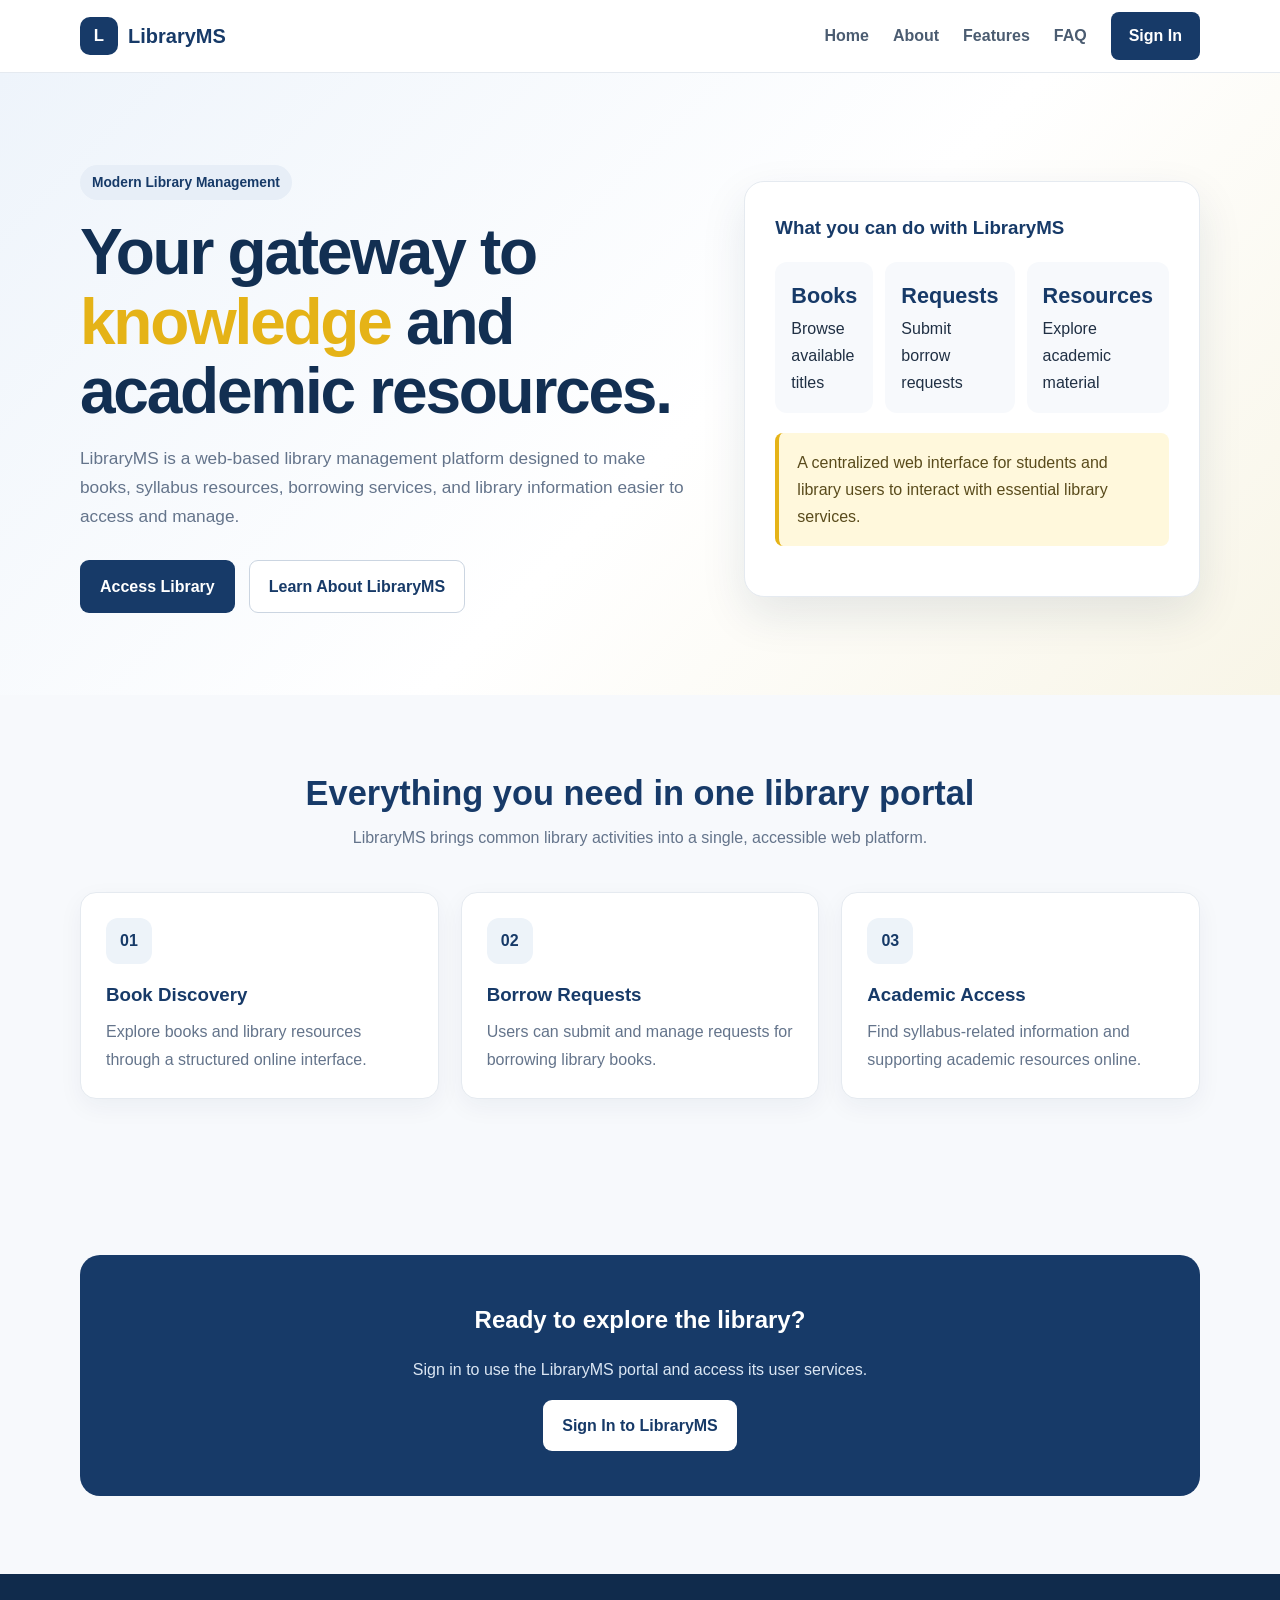
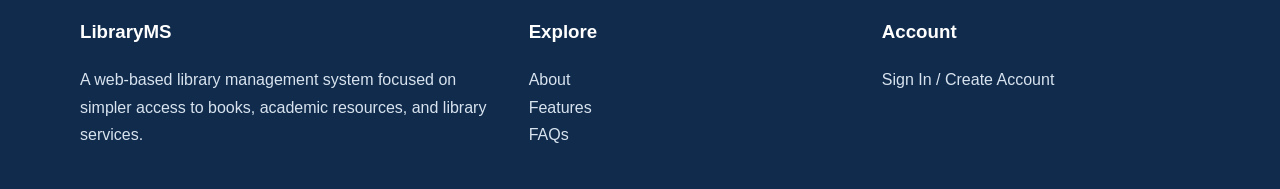
<file: index.html>
<!doctype html>
<html lang="en">
    <head>
        <meta charset="UTF-8" />
        <meta name="viewport" content="width=device-width, initial-scale=1.0" />
        <meta name="description" content="LibraryMS is a web-based library management system for any institutions, schools and colleges to manage their library operations." />
        <meta name="keywords" content="Library Management System, library, Library System, Books Management, library website, online library, book management, borrow books, academic resources, LibraryMS" />
        <link rel="canonical" href="Sign_up.php"/>
        <link rel="stylesheet" href="Assets/CSS/public.css" />
        <title>LibraryMS | Library Management System</title>
    </head>

    <body>
        <!-- Navigation -->
        <nav class="nav">
            <div class="container nav-inner">
                <a class="brand" href="index.html"><span class="brand-mark">L</span>LibraryMS</a>
                <div class="nav-links">
                    <a href="index.html">Home</a>
                    <a href="about.html">About</a>
                    <a href="features.html">Features</a>
                    <a href="faq.html">FAQ</a>
                    <a class="nav-cta" href="Sign_up.php">Sign In</a>
                </div>
            </div>
        </nav>
        
        <!-- Main Content -->
        <main>
            <section class="hero">
                <div class="container hero-grid">
                    <div>
                        <span class="eyebrow">Modern Library Management</span>
                        <h1>
                            Your gateway to <span>knowledge</span> and academic resources.
                        </h1>
                        
                        <p>
                            LibraryMS is a web-based library management platform designed to
                            make books, syllabus resources, borrowing services, and library
                            information easier to access and manage.
                        </p>

                        <div class="actions">
                            <a class="btn btn-primary" href="Sign_up.php">Access Library</a>
                            <a class="btn btn-secondary" href="about.html">Learn About LibraryMS</a>
                        </div>
                    </div>

                    <div class="hero-card">
                        <h3>What you can do with LibraryMS</h3>
                        
                        <div class="stat-grid">
                            <div class="stat">
                                <strong>Books</strong><span>Browse available titles</span>
                            </div>
                            
                            <div class="stat">
                                <strong>Requests</strong><span>Submit borrow requests</span>
                            </div>
                            
                            <div class="stat">
                                <strong>Resources</strong><span>Explore academic material</span>
                            </div>
                        </div>

                        <div class="notice">
                            A centralized web interface for students and library users to interact with essential library services.
                        </div>
                    </div>
                </div>
            </section>

            <section>
                <div class="container">
                    <div class="section-head">
                        <h2>Everything you need in one library portal</h2>
                        
                        <p>
                            LibraryMS brings common library activities into a single, accessible web platform.
                        </p>
                    </div>

                    <div class="cards">
                        <article class="card">
                            <div class="icon">01</div>
                            <h3>Book Discovery</h3>
                            <p> Explore books and library resources through a structured online interface. </p>
                        </article>

                        <article class="card">
                            <div class="icon">02</div>
                            <h3>Borrow Requests</h3>
                            <p> Users can submit and manage requests for borrowing library books. </p>
                        </article>

                        <article class="card">
                            <div class="icon">03</div>
                            <h3>Academic Access</h3>
                            <p> Find syllabus-related information and supporting academic resources online. </p>
                        </article>
                    </div>
                </div>
            </section>

            <section>
                <div class="container">
                    <div class="cta">
                        <h2>Ready to explore the library?</h2>
                        <p> Sign in to use the LibraryMS portal and access its user services. </p>
                        <a class="btn btn-secondary" href="Sign_up.php">Sign In to LibraryMS</a>
                    </div>
                </div>
            </section>
        </main>

        <!-- Footer -->
        <footer class="footer">
            <div class="container">
                <div class="footer-grid">
                    <div>
                        <h3>LibraryMS</h3>
                        <p>
                            A web-based library management system focused on simpler access to books, academic resources, and library services.
                        </p>
                    </div>

                    <div>
                        <h3>Explore</h3>
                        <p>
                            <a href="about.html">About</a><br/>
                            <a href="features.html">Features</a><br/>
                            <a href="faq.html">FAQs</a>
                        </p>
                    </div>
                    
                    <div>
                        <h3>Account</h3>
                        <p><a href="Sign_up.php">Sign In / Create Account</a></p>
                    </div>
                </div>
            </div>
        </footer>
    </body>
</html>
</file>
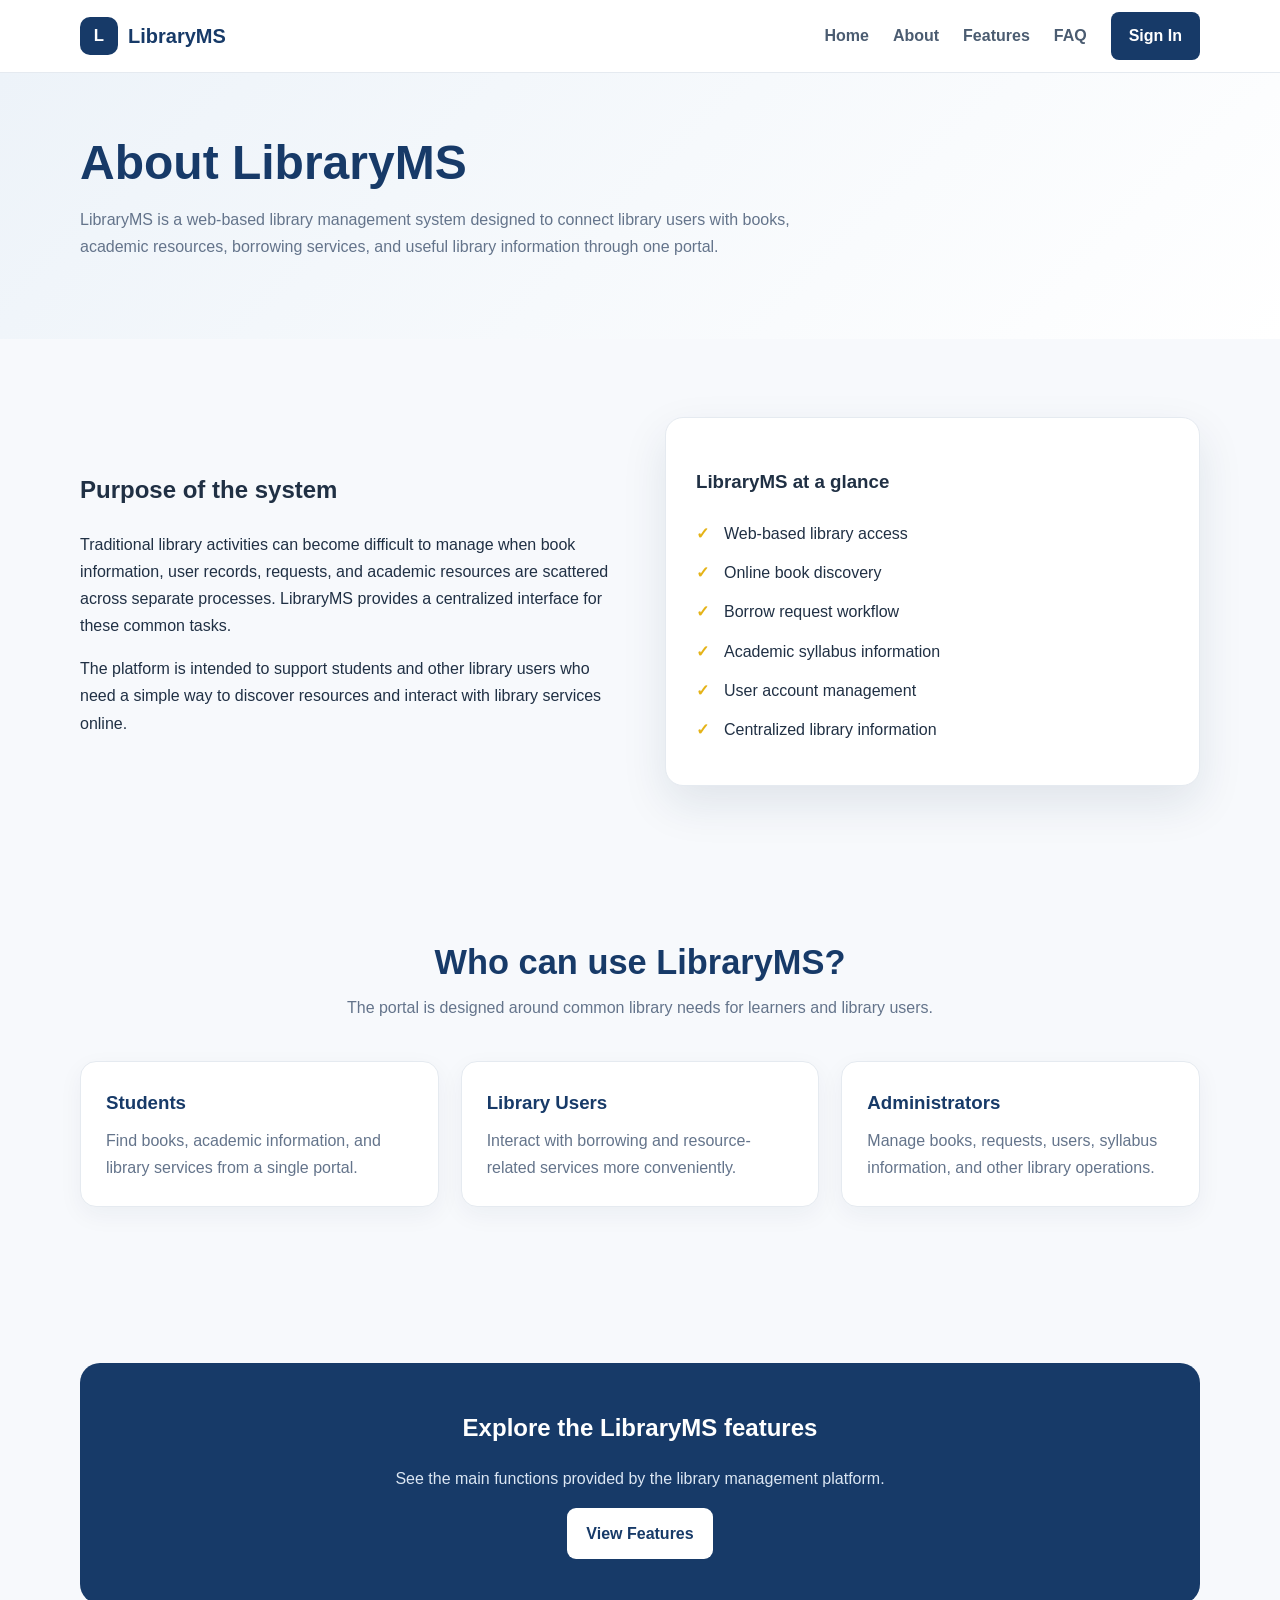
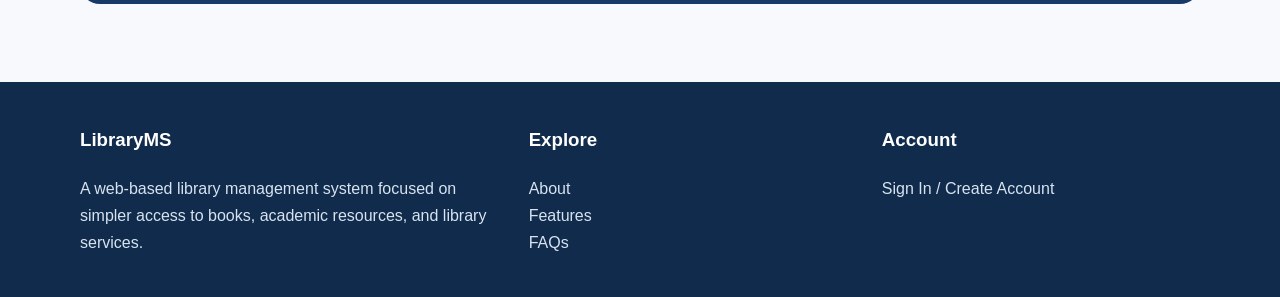
<file: about.html>
<!doctype html>
<html lang="en">

<head>
    <meta charset="UTF-8" />
    <meta name="viewport" content="width=device-width,initial-scale=1.0" />
    <title>About LibraryMS | Library Management System</title>
    <meta name="description"
        content="Learn about LibraryMS, a web-based library management system built to organize books, academic resources, borrowing requests, and digital library services." />
    <link rel="canonical" href="Sign_up.php" />
    <link rel="stylesheet" href="Assets/CSS/public.css" />
</head>

<body>
    <nav class="nav">
        <div class="container nav-inner">
            <a class="brand" href="index.html"><span class="brand-mark">L</span>LibraryMS</a>

            <div class="nav-links">
                <a href="index.html">Home</a>
                <a href="about.html">About</a>
                <a href="features.html">Features</a>
                <a href="faq.html">FAQ</a>
                <a class="nav-cta" href="Sign_up.php">Sign In</a>
            </div>
        </div>
    </nav>

    <header class="page-hero">
        <div class="container">
            <h1>About LibraryMS</h1>
            <p>
                LibraryMS is a web-based library management system designed to connect
                library users with books, academic resources, borrowing services, and
                useful library information through one portal.
            </p>
        </div>
    </header>

    <main>
        <section>
            <div class="container split">
                <div>
                    <h2>Purpose of the system</h2>
                    <p>
                        Traditional library activities can become difficult to manage when
                        book information, user records, requests, and academic resources
                        are scattered across separate processes. LibraryMS provides a
                        centralized interface for these common tasks.
                    </p>

                    <p>
                        The platform is intended to support students and other library
                        users who need a simple way to discover resources and interact
                        with library services online.
                    </p>
                </div>

                <div class="panel">
                    <h3>LibraryMS at a glance</h3>
                    <ul class="checklist">
                        <li>Web-based library access</li>
                        <li>Online book discovery</li>
                        <li>Borrow request workflow</li>
                        <li>Academic syllabus information</li>
                        <li>User account management</li>
                        <li>Centralized library information</li>
                    </ul>
                </div>
            </div>
        </section>

        <section>
            <div class="container">
                <div class="section-head">
                    <h2>Who can use LibraryMS?</h2>
                    <p> The portal is designed around common library needs for learners and library users. </p>
                </div>

                <div class="cards">
                    <article class="card">
                        <h3>Students</h3>
                        <p> Find books, academic information, and library services from a single portal. </p>
                    </article>

                    <article class="card">
                        <h3>Library Users</h3>
                        <p> Interact with borrowing and resource-related services more conveniently. </p>
                    </article>

                    <article class="card">
                        <h3>Administrators</h3>
                        <p> Manage books, requests, users, syllabus information, and other library operations. </p>
                    </article>
                </div>
            </div>
        </section>

        <section>
            <div class="container">
                <div class="cta">
                    <h2>Explore the LibraryMS features</h2>
                    <p> See the main functions provided by the library management platform. </p>
                    <a class="btn btn-secondary" href="features.html">View Features</a>
                </div>
            </div>
        </section>
    </main>

    <footer class="footer">
        <div class="container">
            <div class="footer-grid">
                <div>
                    <h3>LibraryMS</h3>
                    <p> A web-based library management system focused on simpler access to books, academic resources, and library services. </p>
                </div>
                <div>
                    <h3>Explore</h3>
                    <p>
                        <a href="about.html">About</a><br />
                        <a href="features.html">Features</a><br />
                        <a href="faq.html">FAQs</a>
                    </p>
                </div>
                
                <div>
                    <h3>Account</h3>
                    <p><a href="Sign_up.php">Sign In / Create Account</a></p>
                </div>
            </div>
        </div>
    </footer>
</body>

</html>
</file>
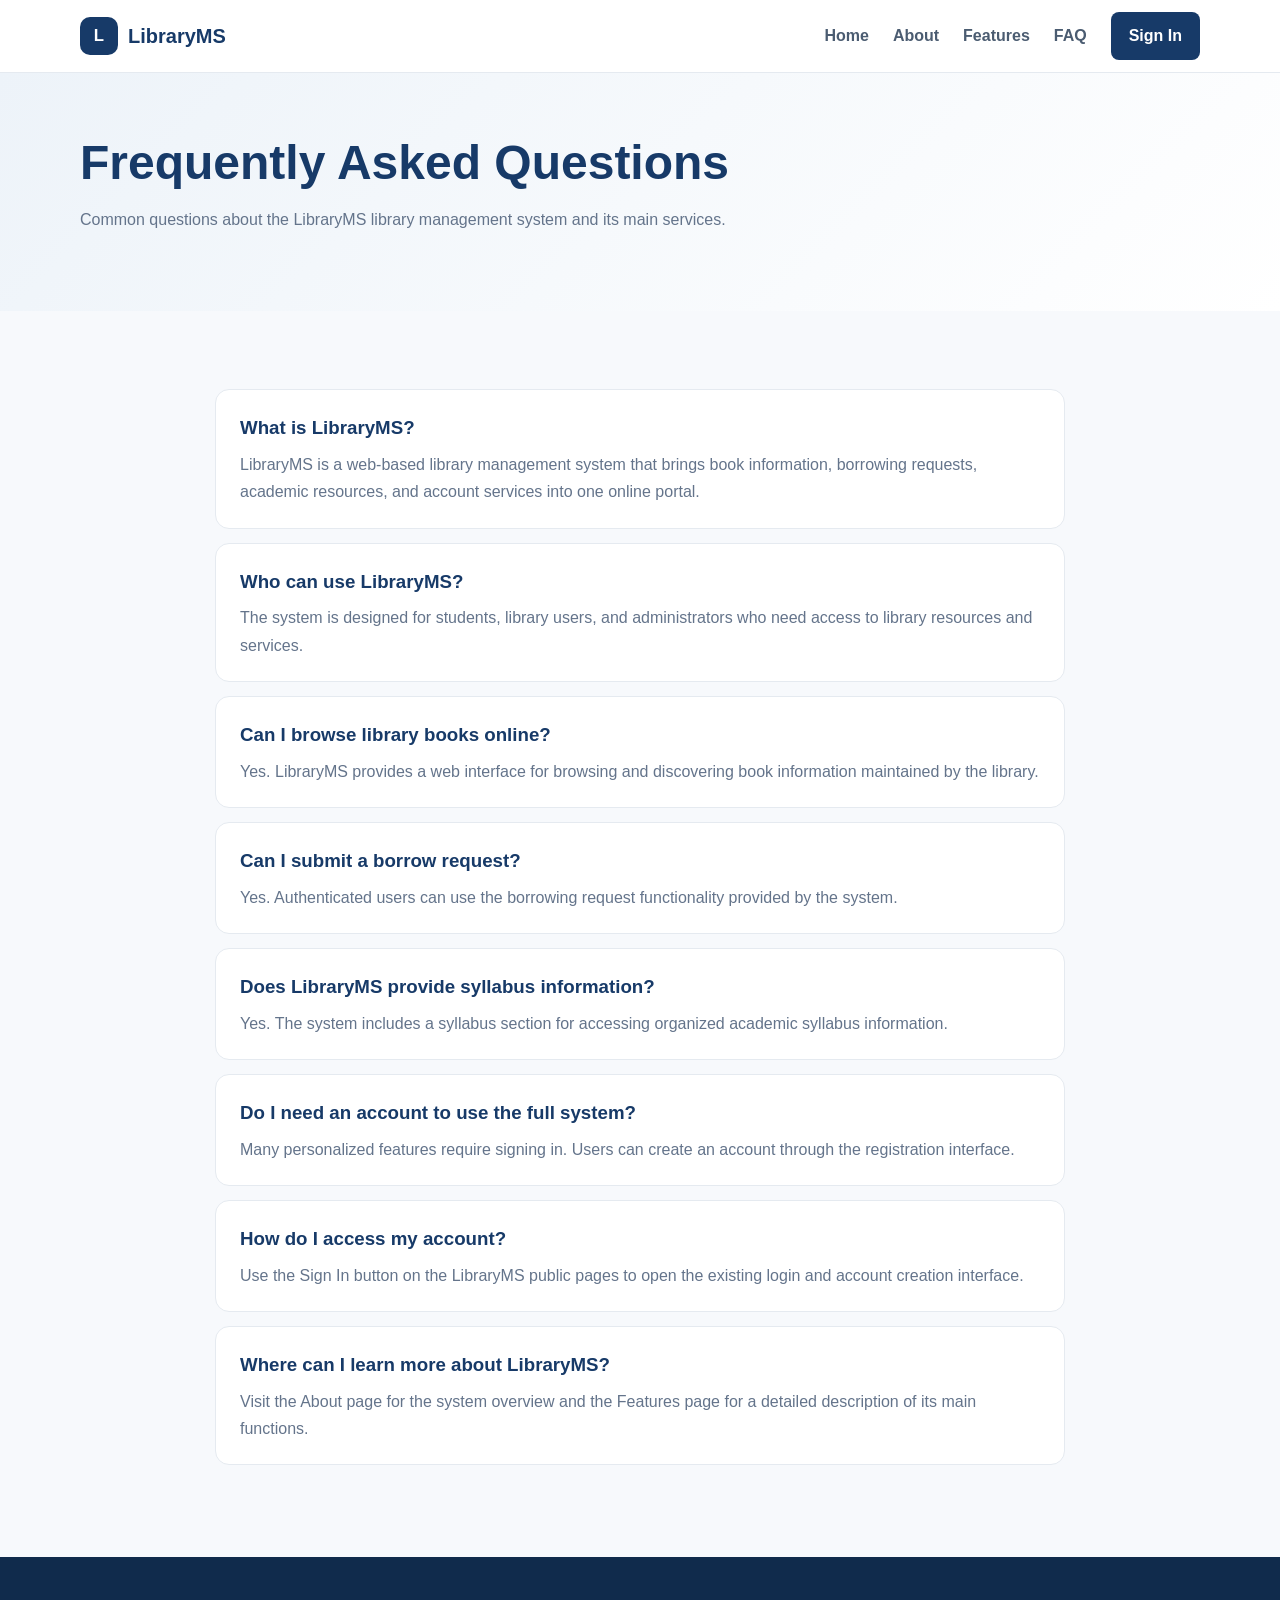
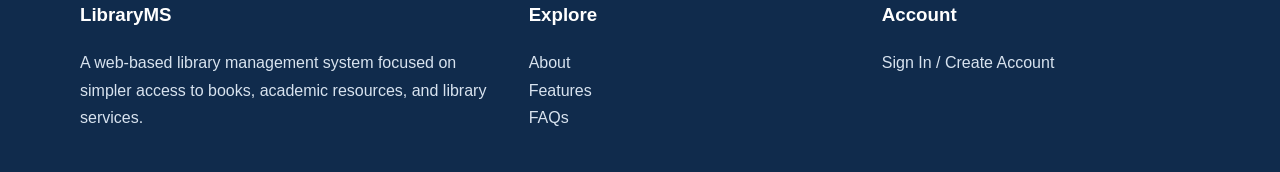
<file: faq.html>
<!doctype html>
<html lang="en">

<head>
    <meta charset="UTF-8" />
    <meta name="viewport" content="width=device-width,initial-scale=1.0" />
    <title>LibraryMS FAQ | Library Management System Questions</title>
    <meta name="description"
        content="Answers to common questions about LibraryMS, including what it is, who can use it, book browsing, borrowing requests, syllabus access, and account creation." />
    <meta name="keywords"
        content="LibraryMS FAQ, library management system FAQ, online library questions, borrow books online" />
    <link rel="canonical" href="faq.php" />
    <link rel="stylesheet" href="Assets/CSS/public.css" />
</head>

<body>
    <nav class="nav">
        <div class="container nav-inner">
            <a class="brand" href="Sign_up.php"><span class="brand-mark">L</span>LibraryMS</a>
            
            <div class="nav-links">
                <a href="index.html">Home</a>
                <a href="about.html">About</a>
                <a href="features.html">Features</a>
                <a href="faq.html">FAQ</a>
                <a class="nav-cta" href="Sign_up.php">Sign In</a>
            </div>
        </div>
    </nav>
    
    <header class="page-hero">
        <div class="container">
            <h1>Frequently Asked Questions</h1>
            <p> Common questions about the LibraryMS library management system and its main services. </p>
        </div>
    </header>

    <main>
        <section>
            <div class="container faq">
                
                <div class="faq-item">
                    <h3>What is LibraryMS?</h3>
                    <p>
                        LibraryMS is a web-based library management system that brings
                        book information, borrowing requests, academic resources, and
                        account services into one online portal.
                    </p>
                </div>
                
                <div class="faq-item">
                    <h3>Who can use LibraryMS?</h3>
                    <p>
                        The system is designed for students, library users, and
                        administrators who need access to library resources and services.
                    </p>
                </div>
                
                <div class="faq-item">
                    <h3>Can I browse library books online?</h3>
                    <p>
                        Yes. LibraryMS provides a web interface for browsing and
                        discovering book information maintained by the library.
                    </p>
                </div>
                
                <div class="faq-item">
                    <h3>Can I submit a borrow request?</h3>
                    <p>
                        Yes. Authenticated users can use the borrowing request
                        functionality provided by the system.
                    </p>
                </div>
                
                <div class="faq-item">
                    <h3>Does LibraryMS provide syllabus information?</h3>
                    <p>
                        Yes. The system includes a syllabus section for accessing
                        organized academic syllabus information.
                    </p>
                </div>
                
                <div class="faq-item">
                    <h3>Do I need an account to use the full system?</h3>
                    <p>
                        Many personalized features require signing in. Users can create an
                        account through the registration interface.
                    </p>
                </div>
                
                <div class="faq-item">
                    <h3>How do I access my account?</h3>
                    <p>
                        Use the Sign In button on the LibraryMS public pages to open the
                        existing login and account creation interface.
                    </p>
                </div>
                
                <div class="faq-item">
                    <h3>Where can I learn more about LibraryMS?</h3>
                    <p>
                        Visit the About page for the system overview and the Features page
                        for a detailed description of its main functions.
                    </p>
                </div>
            </div>
        </section>
    </main>

    <footer class="footer">
        <div class="container">
            <div class="footer-grid">
                <div>
                    <h3>LibraryMS</h3>
                    <p>
                        A web-based library management system focused on simpler access to
                        books, academic resources, and library services.
                    </p>
                </div>
                <div>
                    <h3>Explore</h3>
                    <p>
                        <a href="about.html">About</a><br />
                        <a href="features.html">Features</a><br />
                        <a href="faq.html">FAQs</a>
                    </p>
                </div>
                <div>
                    <h3>Account</h3>
                    <p><a href="Sign_up.php">Sign In / Create Account</a></p>
                </div>
            </div>
        </div>
    </footer>
</body>

</html>
</file>
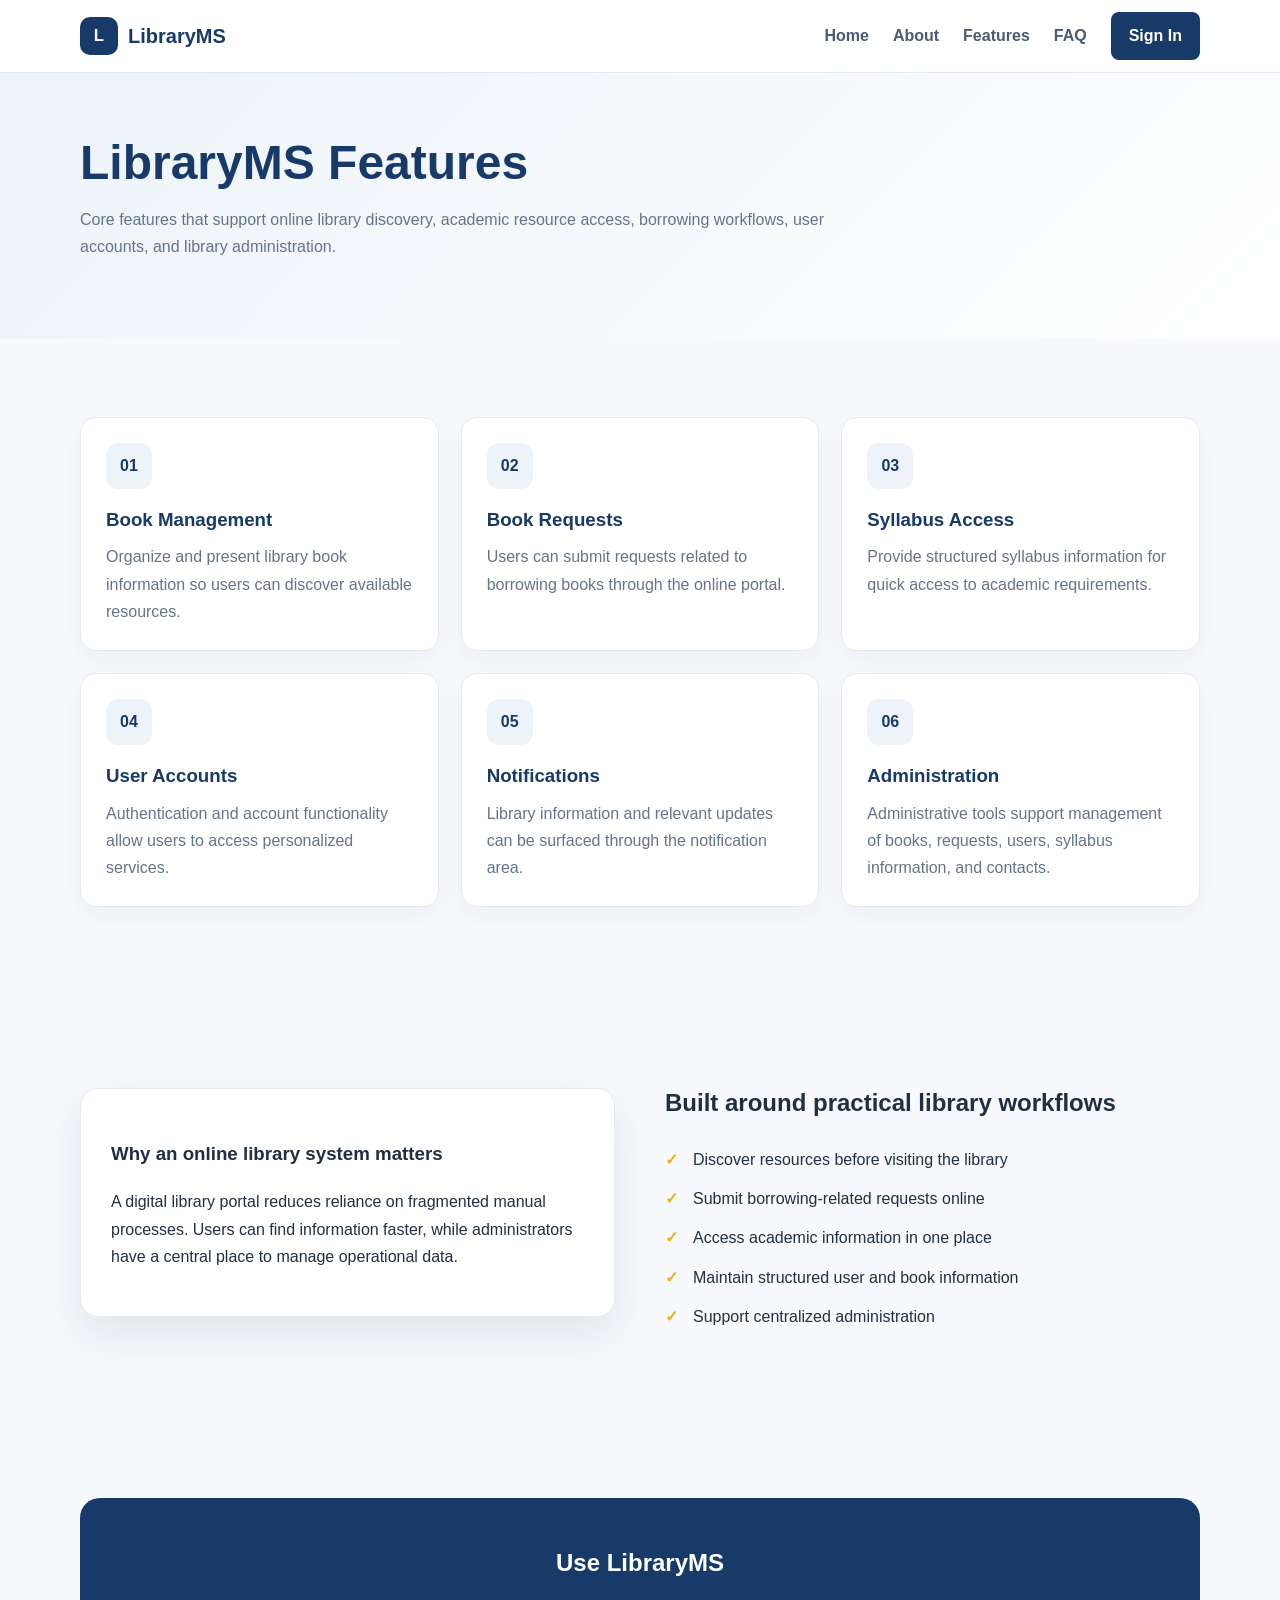
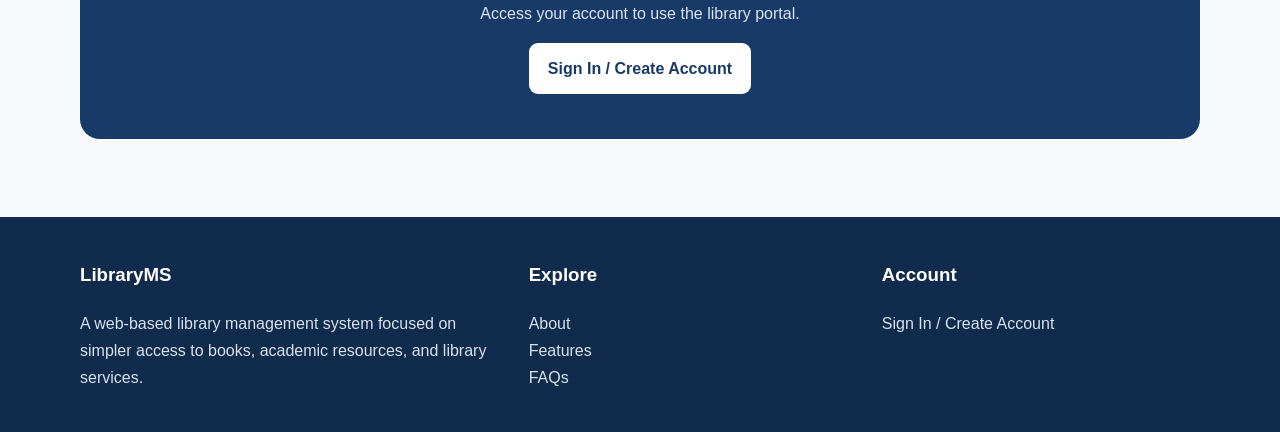
<file: features.html>
<!doctype html>
<html lang="en">

<head>
    <meta charset="UTF-8" />
    <meta name="viewport" content="width=device-width,initial-scale=1.0" />
    <meta name="description"
        content="Explore LibraryMS features including book browsing, borrow requests, syllabus access, user accounts, notifications, and library administration." />
    <meta name="keywords"
        content="library management features, online library system, book borrowing system, library portal, digital library services" />
    <link rel="canonical" href="Sign_up.php" />
    <link rel="stylesheet" href="Assets/CSS/public.css" />
    <title>LibraryMS Features | Online Library Management Features</title>
</head>

<body>
    <!-- Navigation -->
    <nav class="nav">
        <div class="container nav-inner">
            <a class="brand" href="index.html"><span class="brand-mark">L</span>LibraryMS</a>
            
            <div class="nav-links">
                <a href="index.html">Home</a>
                <a href="about.html">About</a>
                <a href="features.html">Features</a>
                <a href="faq.html">FAQ</a>
                <a class="nav-cta" href="Sign_up.php">Sign In</a>
            </div>
        </div>
    </nav>

    <header class="page-hero">
        <div class="container">
            <h1>LibraryMS Features</h1>
            <p>
                Core features that support online library discovery, academic resource access, borrowing workflows, 
                user accounts, and library administration.
            </p>
        </div>
    </header>

    <main>
        <section>
            <div class="container">
                <div class="cards">
                    <article class="card">
                        <div class="icon">01</div>
                        <h3>Book Management</h3>
                        <p> Organize and present library book information so users can discover available resources. </p>
                    </article>

                    <article class="card">
                        <div class="icon">02</div>
                        <h3>Book Requests</h3>
                        <p> Users can submit requests related to borrowing books through the online portal. </p>
                    </article>

                    <article class="card">
                        <div class="icon">03</div>
                        <h3>Syllabus Access</h3>
                        <p> Provide structured syllabus information for quick access to academic requirements. </p>
                    </article>

                    <article class="card">
                        <div class="icon">04</div>
                        <h3>User Accounts</h3>
                        <p> Authentication and account functionality allow users to access personalized services. </p>
                    </article>

                    <article class="card">
                        <div class="icon">05</div>
                        <h3>Notifications</h3>
                        <p> Library information and relevant updates can be surfaced through the notification area. </p>
                    </article>

                    <article class="card">
                        <div class="icon">06</div>
                        <h3>Administration</h3>
                        <p> Administrative tools support management of books, requests, users, syllabus information, and contacts. </p>
                    </article>

                </div>
            </div>
        </section>

        <section>
            <div class="container split">
                <div class="panel">
                    <h3>Why an online library system matters</h3>
                    <p>
                        A digital library portal reduces reliance on fragmented manual processes. Users can find 
                        information faster, while administrators have a central place to manage operational data.
                    </p>
                </div>

                <div>
                    <h2>Built around practical library workflows</h2>
                    <ul class="checklist">
                        <li>Discover resources before visiting the library</li>
                        <li>Submit borrowing-related requests online</li>
                        <li>Access academic information in one place</li>
                        <li>Maintain structured user and book information</li>
                        <li>Support centralized administration</li>
                    </ul>
                </div>
            </div>
        </section>

        <section>
            <div class="container">
                <div class="cta">
                    <h2>Use LibraryMS</h2>
                    <p>Access your account to use the library portal.</p>
                    <a class="btn btn-secondary" href="Sign_up.php">Sign In / Create Account</a>
                </div>
            </div>
        </section>
    </main>

    <footer class="footer">
        <div class="container">
            <div class="footer-grid">
                <div>
                    <h3>LibraryMS</h3>
                    <p> A web-based library management system focused on simpler access to books, academic resources, and library services. </p>
                </div>
                <div>
                    <h3>Explore</h3>
                    <p>
                        <a href="about.html">About</a><br />
                        <a href="features.html">Features</a><br />
                        <a href="faq.html">FAQs</a>
                    </p>
                </div>
                
                <div>
                    <h3>Account</h3>
                    <p> <a href="Sign_up.php">Sign In / Create Account</a> </p>
                </div>
                
            </div>
        </div>
    </footer>
</body>

</html>
</file>
<file: Assets/CSS/public.css>
:root {
  --navy: #173a68;
  --navy2: #0f2d52;
  --gold: #e5b317;
  --text: #203044;
  --muted: #64748b;
  --bg: #f7f9fc;
  --white: #fff;
  --border: #e5eaf0;
  --shadow: 0 18px 45px rgba(15, 45, 82, 0.1);
}

* {
  box-sizing: border-box;
}

html {
  scroll-behavior: smooth;
}

body {
  margin: 0;
  font-family:
    Inter,
    Segoe UI,
    Arial,
    sans-serif;
  color: var(--text);
  background: var(--bg);
  line-height: 1.7;
}

a {
  text-decoration: none;
  color: inherit;
}

.container {
  width: min(1120px, 92%);
  margin: auto;
}

.topbar {
  background: var(--navy2);
  color: #fff;
  font-size: 0.92rem;
}

.topbar .container {
  display: flex;
  justify-content: space-between;
  gap: 20px;
  padding: 8px 0;
}

.nav {
  background: #fff;
  border-bottom: 1px solid var(--border);
  position: sticky;
  top: 0;
  z-index: 20;
}

.nav-inner {
  display: flex;
  align-items: center;
  justify-content: space-between;
  min-height: 72px;
  gap: 28px;
}

.brand {
  display: flex;
  align-items: center;
  gap: 10px;
  font-weight: 800;
  font-size: 1.25rem;
  color: var(--navy);
}

.brand-mark {
  width: 38px;
  height: 38px;
  border-radius: 10px;
  background: var(--navy);
  display: grid;
  place-items: center;
  color: #fff;
  font-size: 1.05rem;
}

.nav-links {
  display: flex;
  align-items: center;
  gap: 24px;
  color: #4b5c71;
  font-weight: 600;
}

.nav-links a:hover {
  color: var(--navy);
}

.nav-cta {
  background: var(--navy);
  color: #fff !important;
  padding: 10px 18px;
  border-radius: 8px;
}

.hero {
  padding: 92px 0 82px;
  background: linear-gradient(135deg, #eef4fb 0%, #fff 55%, #f8f5e7 100%);
}

.hero-grid {
  display: grid;
  grid-template-columns: 1.15fr 0.85fr;
  gap: 55px;
  align-items: center;
}

.eyebrow {
  display: inline-block;
  color: var(--navy);
  background: #e7eef7;
  padding: 6px 12px;
  border-radius: 999px;
  font-weight: 700;
  font-size: 0.86rem;
}

.hero h1 {
  font-size: clamp(2.4rem, 5vw, 4.6rem);
  line-height: 1.08;
  margin: 18px 0;
  color: #122f52;
  letter-spacing: -0.035em;
}

.hero h1 span {
  color: var(--gold);
}

.hero p {
  font-size: 1.08rem;
  color: var(--muted);
  max-width: 690px;
}

.actions {
  display: flex;
  gap: 14px;
  flex-wrap: wrap;
  margin-top: 28px;
}

.btn {
  display: inline-flex;
  align-items: center;
  justify-content: center;
  padding: 12px 19px;
  border-radius: 9px;
  font-weight: 750;
  border: 1px solid transparent;
}

.btn-primary {
  background: var(--navy);
  color: #fff;
}

.btn-secondary {
  background: #fff;
  border-color: #cbd5e1;
  color: var(--navy);
}

.hero-card {
  background: #fff;
  border: 1px solid var(--border);
  box-shadow: var(--shadow);
  border-radius: 20px;
  padding: 30px;
}

.hero-card h3 {
  margin-top: 0;
  color: var(--navy);
}

.stat-grid {
  display: grid;
  grid-template-columns: repeat(3, 1fr);
  gap: 12px;
  margin-top: 18px;
}

.stat {
  background: #f7f9fc;
  padding: 16px;
  border-radius: 12px;
}

.stat strong {
  display: block;
  font-size: 1.35rem;
  color: var(--navy);
}

section {
  padding: 78px 0;
}

.section-head {
  text-align: center;
  max-width: 760px;
  margin: 0 auto 40px;
}

.section-head h2 {
  font-size: 2.15rem;
  line-height: 1.2;
  margin: 0 0 10px;
  color: var(--navy);
}

.section-head p {
  color: var(--muted);
  margin: 0;
}

.cards {
  display: grid;
  grid-template-columns: repeat(3, 1fr);
  gap: 22px;
}

.card {
  background: #fff;
  border: 1px solid var(--border);
  border-radius: 16px;
  padding: 25px;
  box-shadow: 0 8px 24px rgba(15, 45, 82, 0.05);
}

.icon {
  width: 46px;
  height: 46px;
  border-radius: 12px;
  background: #edf3f9;
  color: var(--navy);
  display: grid;
  place-items: center;
  font-weight: 900;
  margin-bottom: 15px;
}

.card h3 {
  margin: 0 0 8px;
  color: var(--navy);
}

.card p {
  margin: 0;
  color: var(--muted);
}

.split {
  display: grid;
  grid-template-columns: 1fr 1fr;
  gap: 50px;
  align-items: center;
}

.panel {
  background: #fff;
  border: 1px solid var(--border);
  border-radius: 18px;
  padding: 30px;
  box-shadow: var(--shadow);
}

.checklist {
  padding: 0;
  margin: 22px 0 0;
  list-style: none;
}

.checklist li {
  margin: 12px 0;
  padding-left: 28px;
  position: relative;
}

.checklist li:before {
  content: "✓";
  position: absolute;
  left: 0;
  top: 0;
  color: var(--gold);
  font-weight: 900;
}

.faq {
  max-width: 850px;
  margin: auto;
}

.faq-item {
  background: #fff;
  border: 1px solid var(--border);
  border-radius: 14px;
  padding: 22px 24px;
  margin-bottom: 14px;
}

.faq-item h3 {
  margin: 0 0 7px;
  color: var(--navy);
}

.faq-item p {
  margin: 0;
  color: var(--muted);
}

.page-hero {
  padding: 62px 0;
  background: linear-gradient(135deg, #edf3f9, #fff);
}

.page-hero h1 {
  font-size: 3rem;
  line-height: 1.15;
  color: var(--navy);
  margin: 0 0 12px;
}

.page-hero p {
  color: var(--muted);
  max-width: 780px;
}

.cta {
  background: var(--navy);
  color: #fff;
  border-radius: 20px;
  padding: 45px;
  text-align: center;
}

.cta h2 {
  margin: 0 0 10px;
}

.cta p {
  color: #dbe6f3;
}

.cta .btn-secondary {
  border: none;
}

.footer {
  background: #102b4c;
  color: #d8e3ef;
  padding: 42px 0 25px;
  margin-top: 0;
}

.footer-grid {
  display: grid;
  grid-template-columns: 1.3fr 1fr 1fr;
  gap: 35px;
}

.footer h3 {
  color: #fff;
  margin-top: 0;
}

.footer a {
  color: #d8e3ef;
}

.footer a:hover {
  color: #fff;
}

.footer-bottom {
  border-top: 1px solid rgba(255, 255, 255, 0.15);
  margin-top: 28px;
  padding-top: 18px;
  font-size: 0.9rem;
  display: flex;
  justify-content: space-between;
  gap: 20px;
}

.breadcrumb {
  color: #66788d;
  font-size: 0.93rem;
  margin-bottom: 12px;
}

.notice {
  padding: 16px 18px;
  background: #fff8dc;
  border-left: 4px solid var(--gold);
  border-radius: 8px;
  color: #594b1c;
  margin: 20px 0;
}

.center {
  text-align: center;
}

@media (max-width: 850px) {
  .hero-grid,
  .split,
  .cards,
  .footer-grid {
    grid-template-columns: 1fr;
  }
  .nav-links {
    display: none;
  }
  .stat-grid {
    grid-template-columns: 1fr;
  }
  .hero {
    padding: 65px 0;
  }
  .page-hero h1 {
    font-size: 2.35rem;
  }
  .footer-bottom {
    flex-direction: column;
  }
}
</file>
